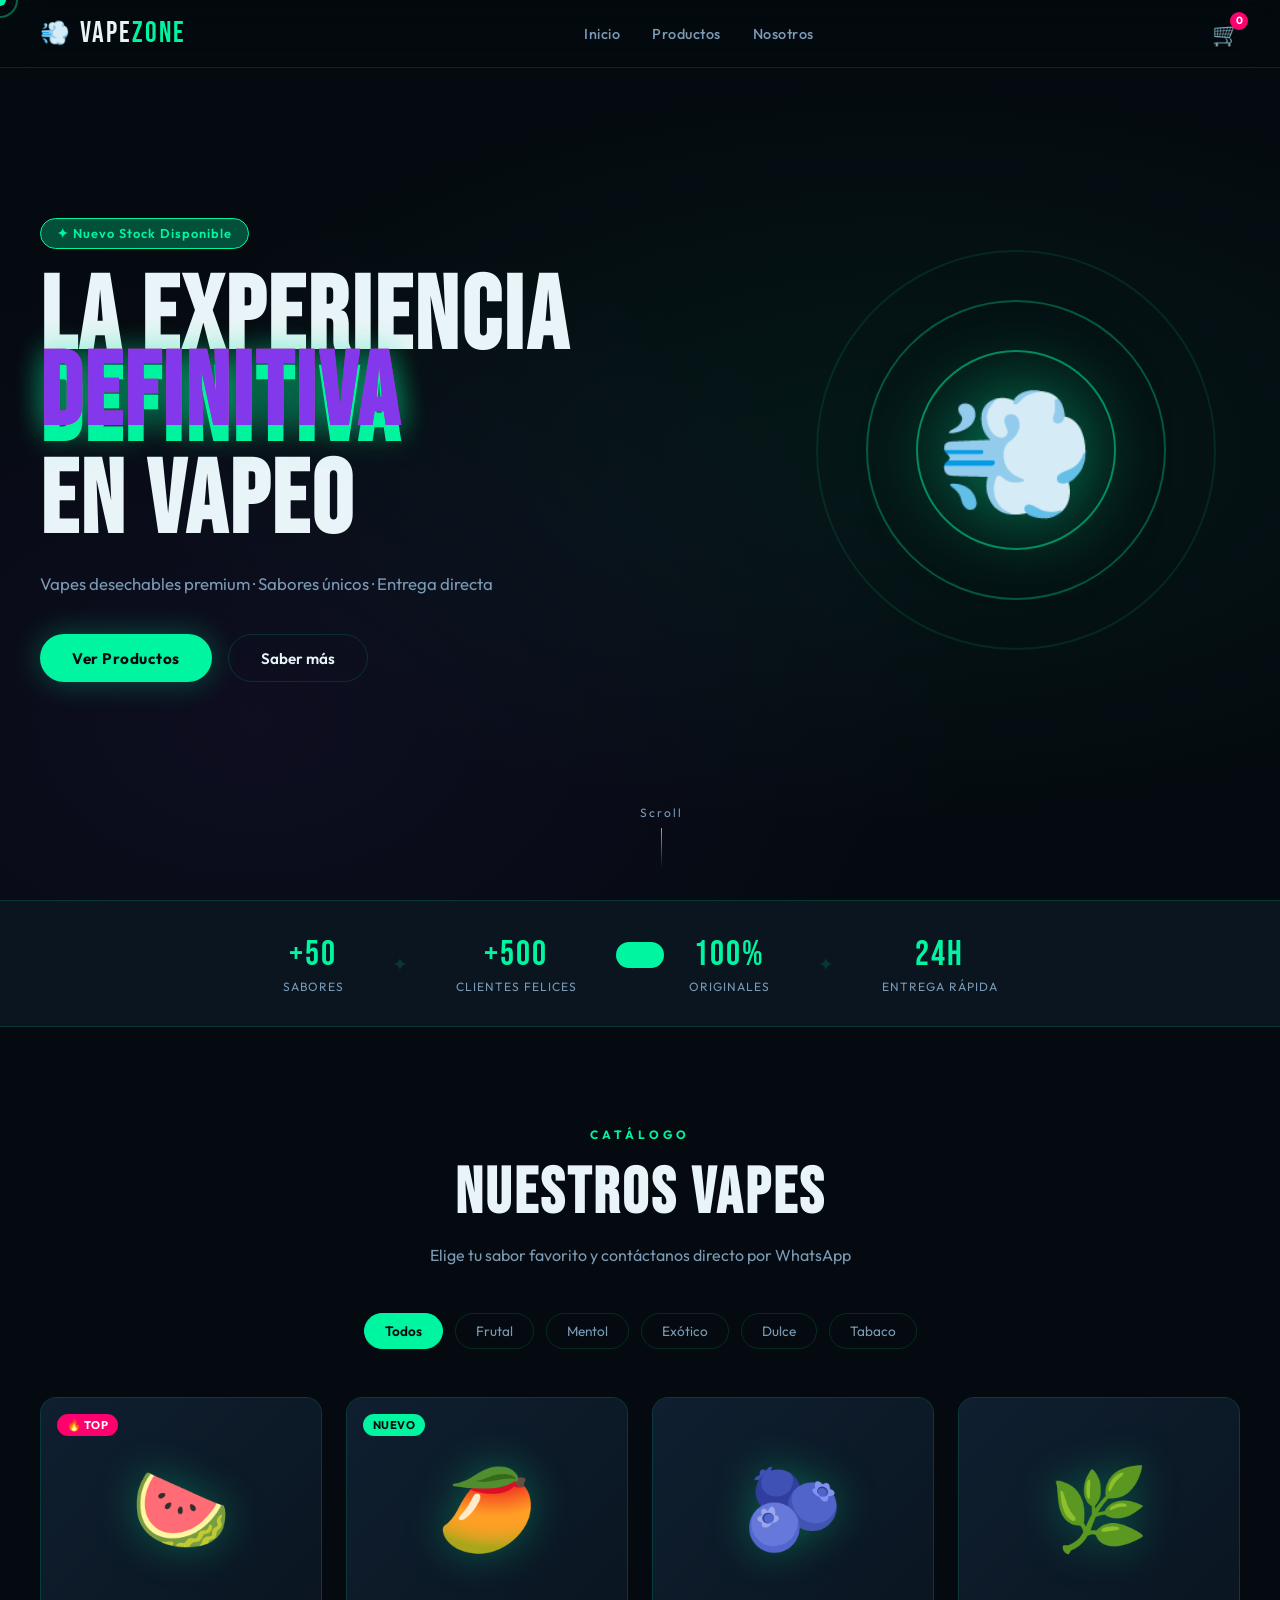
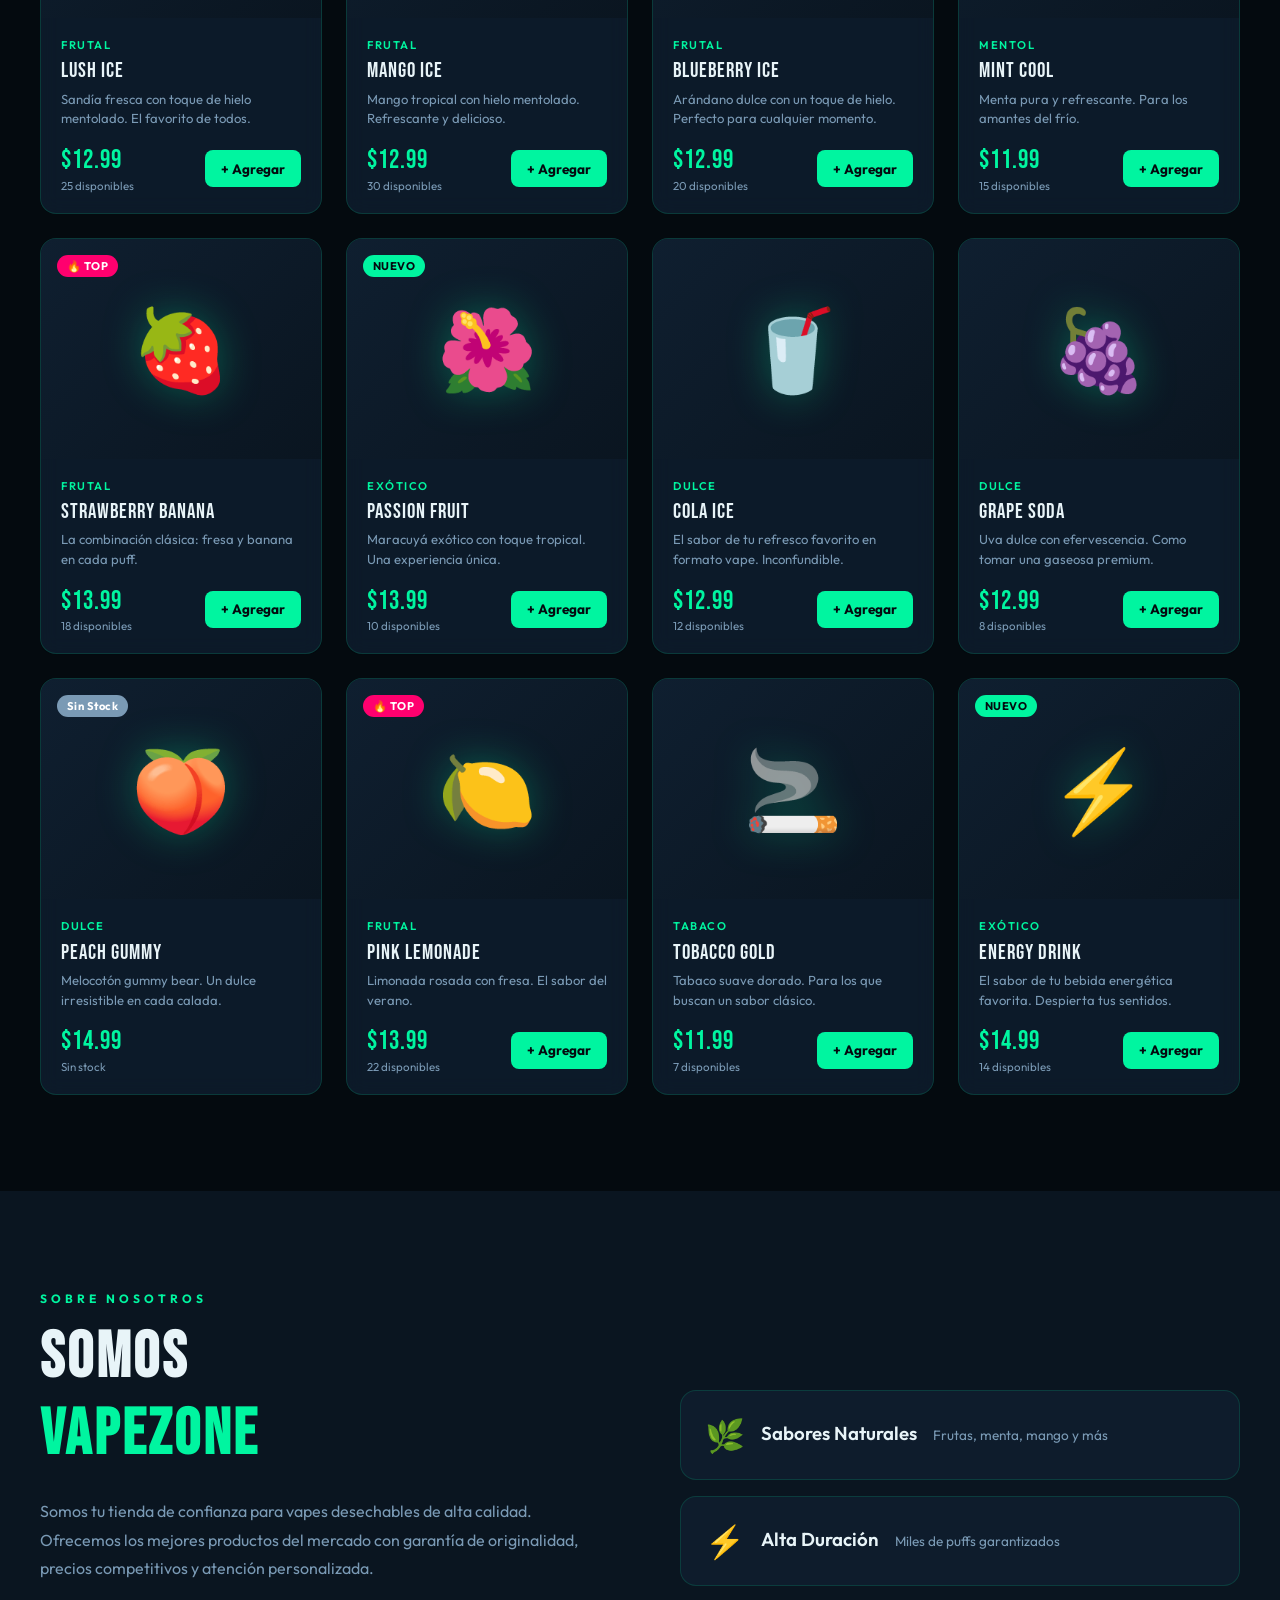
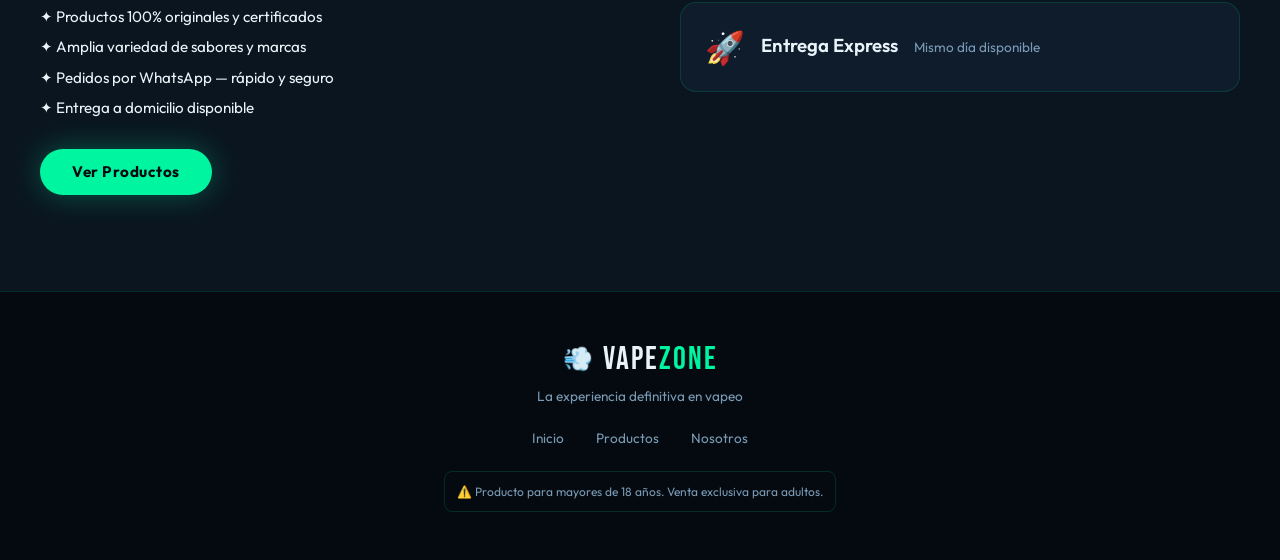
<file: index.html>
<!DOCTYPE html>
<html lang="es">
<head>
  <meta charset="UTF-8" />
  <meta name="viewport" content="width=device-width, initial-scale=1.0" />
  <title>VapeZone — Vapes Desechables Premium</title>
  <link rel="stylesheet" href="css/style.css" />
  <link rel="preconnect" href="https://fonts.googleapis.com" />
  <link href="https://fonts.googleapis.com/css2?family=Bebas+Neue&family=Outfit:wght@300;400;500;600;700&display=swap" rel="stylesheet" />
</head>
<body>

  <!-- CURSOR PERSONALIZADO -->
  <div class="cursor" id="cursor"></div>
  <div class="cursor-trail" id="cursorTrail"></div>

  <!-- PARTÍCULAS DE FONDO -->
  <div class="particles" id="particles"></div>

  <!-- NAVBAR -->
  <nav class="navbar" id="navbar">
    <div class="nav-logo">
      <span class="logo-icon">💨</span>
      <span class="logo-text">VAPE<span class="logo-accent">ZONE</span></span>
    </div>
    <div class="nav-links">
      <a href="#inicio">Inicio</a>
      <a href="#productos">Productos</a>
      <a href="#nosotros">Nosotros</a>
    </div>
    <div class="nav-cart" onclick="toggleCart()">
      <span class="cart-icon">🛒</span>
      <span class="cart-badge" id="cartBadge">0</span>
    </div>
  </nav>

  <!-- HERO -->
  <section class="hero" id="inicio">
    <div class="hero-content">
      <div class="hero-tag">✦ Nuevo Stock Disponible</div>
      <h1 class="hero-title">
        LA EXPERIENCIA<br/>
        <span class="glitch" data-text="DEFINITIVA">DEFINITIVA</span><br/>
        EN VAPEO
      </h1>
      <p class="hero-subtitle">Vapes desechables premium · Sabores únicos · Entrega directa</p>
      <div class="hero-buttons">
        <a href="#productos" class="btn-primary">Ver Productos</a>
        <a href="#nosotros" class="btn-secondary">Saber más</a>
      </div>
    </div>
    <div class="hero-visual">
      <div class="vapor-ring ring1"></div>
      <div class="vapor-ring ring2"></div>
      <div class="vapor-ring ring3"></div>
      <div class="hero-vape-emoji">💨</div>
    </div>
    <div class="scroll-indicator">
      <span>Scroll</span>
      <div class="scroll-line"></div>
    </div>
  </section>

  <!-- BANNER ESTADÍSTICAS -->
  <div class="stats-bar">
    <div class="stat">
      <span class="stat-num">+50</span>
      <span class="stat-label">Sabores</span>
    </div>
    <div class="stat-divider">✦</div>
    <div class="stat">
      <span class="stat-num">+500</span>
      <span class="stat-label">Clientes felices</span>
    </div>
    <div class="stat-divider">✦</div>
    <div class="stat">
      <span class="stat-num">100%</span>
      <span class="stat-label">Originales</span>
    </div>
    <div class="stat-divider">✦</div>
    <div class="stat">
      <span class="stat-num">24h</span>
      <span class="stat-label">Entrega rápida</span>
    </div>
  </div>

  <!-- PRODUCTOS -->
  <section class="products-section" id="productos">
    <div class="section-header">
      <span class="section-tag">CATÁLOGO</span>
      <h2 class="section-title">NUESTROS VAPES</h2>
      <p class="section-sub">Elige tu sabor favorito y contáctanos directo por WhatsApp</p>
    </div>

    <!-- FILTROS -->
    <div class="filters" id="filters">
      <button class="filter-btn active" data-filter="all">Todos</button>
    </div>

    <!-- GRID DE PRODUCTOS -->
    <div class="products-grid" id="productsGrid">
      <!-- Los productos se cargan desde products.js -->
    </div>
  </section>

  <!-- NOSOTROS -->
  <section class="about-section" id="nosotros">
    <div class="about-content">
      <span class="section-tag">SOBRE NOSOTROS</span>
      <h2 class="section-title">SOMOS<br/><span class="accent">VAPEZONE</span></h2>
      <p>Somos tu tienda de confianza para vapes desechables de alta calidad. Ofrecemos los mejores productos del mercado con garantía de originalidad, precios competitivos y atención personalizada.</p>
      <ul class="about-list">
        <li>✦ Productos 100% originales y certificados</li>
        <li>✦ Amplia variedad de sabores y marcas</li>
        <li>✦ Pedidos por WhatsApp — rápido y seguro</li>
        <li>✦ Entrega a domicilio disponible</li>
      </ul>
      <a href="#productos" class="btn-primary">Ver Productos</a>
    </div>
    <div class="about-visual">
      <div class="about-card">
        <span class="about-emoji">🌿</span>
        <h3>Sabores Naturales</h3>
        <p>Frutas, menta, mango y más</p>
      </div>
      <div class="about-card">
        <span class="about-emoji">⚡</span>
        <h3>Alta Duración</h3>
        <p>Miles de puffs garantizados</p>
      </div>
      <div class="about-card">
        <span class="about-emoji">🚀</span>
        <h3>Entrega Express</h3>
        <p>Mismo día disponible</p>
      </div>
    </div>
  </section>

  <!-- CARRITO LATERAL -->
  <div class="cart-overlay" id="cartOverlay" onclick="toggleCart()"></div>
  <div class="cart-sidebar" id="cartSidebar">
    <div class="cart-header">
      <h3>🛒 Tu Pedido</h3>
      <button class="cart-close" onclick="toggleCart()">✕</button>
    </div>
    <div class="cart-items" id="cartItems">
      <div class="cart-empty" id="cartEmpty">
        <span>💨</span>
        <p>Tu carrito está vacío</p>
      </div>
    </div>
    <div class="cart-footer" id="cartFooter" style="display:none">
      <div class="cart-total">
        <span>Total:</span>
        <span id="cartTotal">$0</span>
      </div>
      <button class="btn-whatsapp" onclick="sendToWhatsApp()">
        <svg viewBox="0 0 24 24" fill="currentColor" width="20" height="20">
          <path d="M17.472 14.382c-.297-.149-1.758-.867-2.03-.967-.273-.099-.471-.148-.67.15-.197.297-.767.966-.94 1.164-.173.199-.347.223-.644.075-.297-.15-1.255-.463-2.39-1.475-.883-.788-1.48-1.761-1.653-2.059-.173-.297-.018-.458.13-.606.134-.133.298-.347.446-.52.149-.174.198-.298.298-.497.099-.198.05-.371-.025-.52-.075-.149-.669-1.612-.916-2.207-.242-.579-.487-.5-.669-.51-.173-.008-.371-.01-.57-.01-.198 0-.52.074-.792.372-.272.297-1.04 1.016-1.04 2.479 0 1.462 1.065 2.875 1.213 3.074.149.198 2.096 3.2 5.077 4.487.709.306 1.262.489 1.694.625.712.227 1.36.195 1.871.118.571-.085 1.758-.719 2.006-1.413.248-.694.248-1.289.173-1.413-.074-.124-.272-.198-.57-.347z"/>
          <path d="M12 0C5.373 0 0 5.373 0 12c0 2.123.554 4.116 1.524 5.847L0 24l6.345-1.508A11.935 11.935 0 0012 24c6.627 0 12-5.373 12-12S18.627 0 12 0zm0 22c-1.886 0-3.653-.502-5.183-1.381L3 22l1.424-4.679A9.955 9.955 0 012 12C2 6.477 6.477 2 12 2s10 4.477 10 10-4.477 10-10 10z"/>
        </svg>
        Pedir por WhatsApp
      </button>
      <p class="cart-note">Te contactaremos para coordinar el pago y la entrega</p>
    </div>
  </div>

  <!-- MODAL DE PRODUCTO -->
  <div class="modal-overlay" id="modalOverlay" onclick="closeModal()"></div>
  <div class="product-modal" id="productModal">
    <button class="modal-close" onclick="closeModal()">✕</button>
    <div class="modal-content" id="modalContent"></div>
  </div>

  <!-- FOOTER -->
  <footer class="footer">
    <div class="footer-content">
      <div class="footer-logo">
        <span class="logo-icon">💨</span>
        <span class="logo-text">VAPE<span class="logo-accent">ZONE</span></span>
      </div>
      <p class="footer-tagline">La experiencia definitiva en vapeo</p>
      <div class="footer-links">
        <a href="#inicio">Inicio</a>
        <a href="#productos">Productos</a>
        <a href="#nosotros">Nosotros</a>
      </div>
      <p class="footer-disclaimer">⚠️ Producto para mayores de 18 años. Venta exclusiva para adultos.</p>
    </div>
  </footer>

  <!-- TOAST NOTIFICATION -->
  <div class="toast" id="toast"></div>

  <script src="js/products.js"></script>
  <script src="js/app.js"></script>
</body>
</html>
</file>
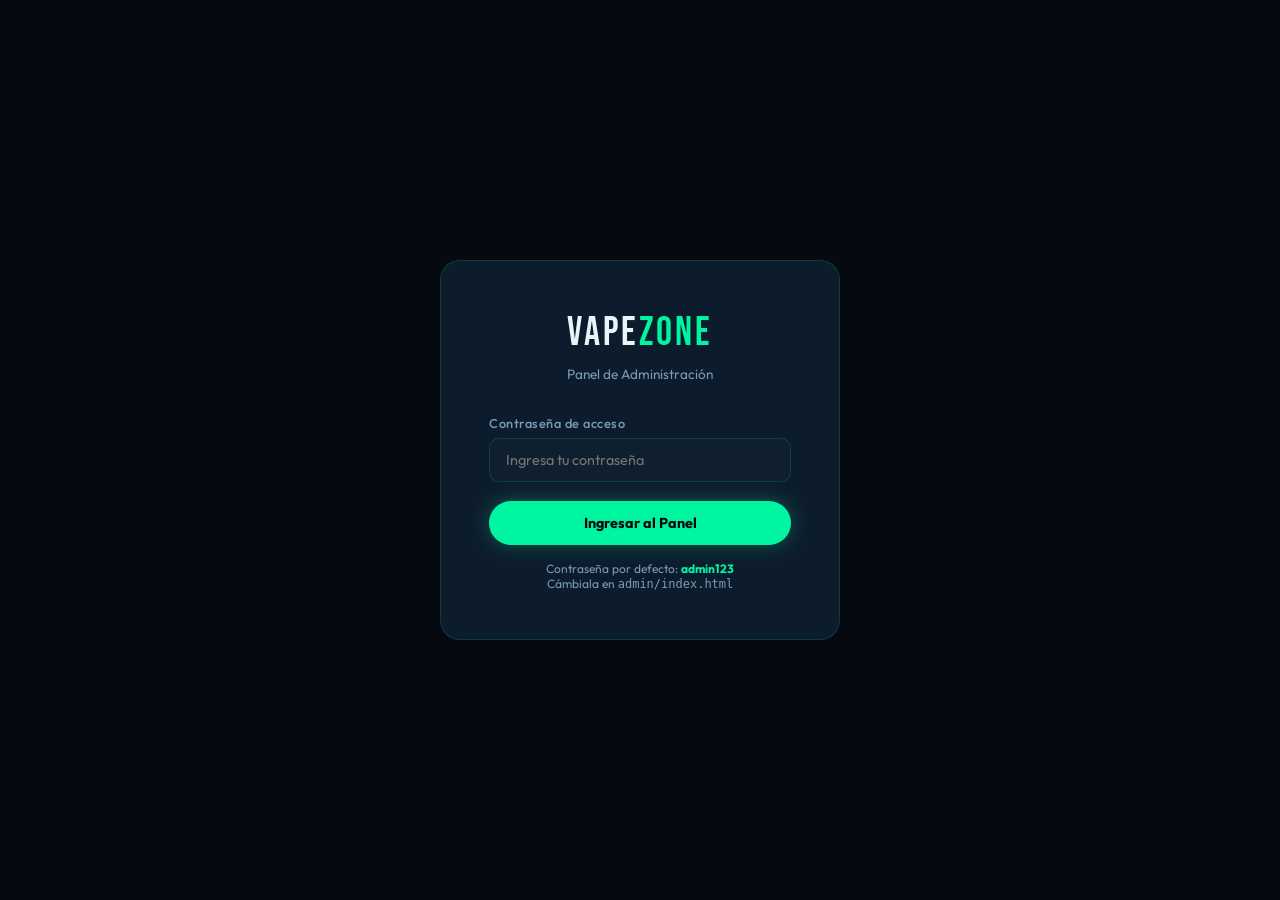
<file: admin/index.html>
<!DOCTYPE html>
<html lang="es">
<head>
  <meta charset="UTF-8" />
  <meta name="viewport" content="width=device-width, initial-scale=1.0" />
  <title>VapeZone — Panel Admin</title>
  <link rel="preconnect" href="https://fonts.googleapis.com" />
  <link href="https://fonts.googleapis.com/css2?family=Bebas+Neue&family=Outfit:wght@300;400;500;600;700&display=swap" rel="stylesheet" />
  <style>
    :root {
      --primary: #00f5a0;
      --primary-glow: rgba(0, 245, 160, 0.3);
      --accent: #ff006e;
      --dark: #040a0f;
      --dark2: #0a1520;
      --dark3: #0f1f30;
      --card-bg: rgba(15, 31, 48, 0.9);
      --text: #e8f4f8;
      --text-muted: #7a9ab5;
      --border: rgba(0, 245, 160, 0.15);
      --font-display: 'Bebas Neue', sans-serif;
      --font-body: 'Outfit', sans-serif;
    }

    *, *::before, *::after { box-sizing: border-box; margin: 0; padding: 0; }
    body {
      background: var(--dark);
      color: var(--text);
      font-family: var(--font-body);
      min-height: 100vh;
    }

    /* LOGIN */
    .login-screen {
      min-height: 100vh;
      display: flex;
      align-items: center;
      justify-content: center;
      padding: 2rem;
    }

    .login-card {
      background: var(--card-bg);
      border: 1px solid var(--border);
      border-radius: 20px;
      padding: 3rem;
      width: 100%;
      max-width: 400px;
      text-align: center;
    }

    .login-logo {
      font-family: var(--font-display);
      font-size: 2.5rem;
      letter-spacing: 3px;
      margin-bottom: 0.5rem;
    }

    .login-logo span { color: var(--primary); }

    .login-sub {
      color: var(--text-muted);
      font-size: 0.85rem;
      margin-bottom: 2rem;
    }

    .form-group { margin-bottom: 1.2rem; text-align: left; }

    label {
      display: block;
      font-size: 0.8rem;
      color: var(--text-muted);
      margin-bottom: 0.4rem;
      font-weight: 500;
      letter-spacing: 0.5px;
    }

    input[type="password"], input[type="text"], input[type="number"], textarea, select {
      width: 100%;
      background: var(--dark3);
      border: 1px solid var(--border);
      color: var(--text);
      padding: 0.75rem 1rem;
      border-radius: 10px;
      font-family: var(--font-body);
      font-size: 0.9rem;
      outline: none;
      transition: border-color 0.2s;
    }

    input:focus, textarea:focus, select:focus { border-color: var(--primary); }

    .btn {
      display: inline-flex;
      align-items: center;
      justify-content: center;
      gap: 0.5rem;
      padding: 0.8rem 1.5rem;
      border-radius: 100px;
      font-weight: 700;
      font-size: 0.9rem;
      cursor: pointer;
      border: none;
      font-family: var(--font-body);
      transition: all 0.2s;
    }

    .btn-primary {
      background: var(--primary);
      color: var(--dark);
      box-shadow: 0 0 20px var(--primary-glow);
    }
    .btn-primary:hover { background: #10ffb0; transform: translateY(-2px); }

    .btn-danger { background: var(--accent); color: white; }
    .btn-danger:hover { opacity: 0.85; }

    .btn-ghost {
      background: transparent;
      border: 1px solid var(--border);
      color: var(--text-muted);
    }
    .btn-ghost:hover { border-color: var(--primary); color: var(--primary); }

    .login-error {
      color: var(--accent);
      font-size: 0.82rem;
      margin-top: 0.5rem;
      display: none;
    }

    /* ADMIN PANEL */
    .admin-panel { display: none; }

    .admin-nav {
      background: var(--dark2);
      border-bottom: 1px solid var(--border);
      padding: 1rem 2rem;
      display: flex;
      align-items: center;
      justify-content: space-between;
      position: sticky;
      top: 0;
      z-index: 100;
    }

    .admin-logo {
      font-family: var(--font-display);
      font-size: 1.5rem;
      letter-spacing: 2px;
    }

    .admin-logo span { color: var(--primary); }

    .admin-nav-actions { display: flex; gap: 0.75rem; align-items: center; }

    .admin-content { padding: 2rem; max-width: 1200px; margin: 0 auto; }

    .admin-title {
      font-family: var(--font-display);
      font-size: 2rem;
      letter-spacing: 2px;
      margin-bottom: 0.5rem;
    }

    .admin-sub { color: var(--text-muted); font-size: 0.85rem; margin-bottom: 2rem; }

    /* STATS */
    .admin-stats {
      display: grid;
      grid-template-columns: repeat(auto-fit, minmax(160px, 1fr));
      gap: 1rem;
      margin-bottom: 2rem;
    }

    .stat-card {
      background: var(--card-bg);
      border: 1px solid var(--border);
      border-radius: 12px;
      padding: 1.2rem;
      text-align: center;
    }

    .stat-card-num {
      font-family: var(--font-display);
      font-size: 2rem;
      color: var(--primary);
    }

    .stat-card-label {
      font-size: 0.75rem;
      color: var(--text-muted);
      text-transform: uppercase;
      letter-spacing: 1px;
    }

    /* PRODUCT MANAGER */
    .section-header {
      display: flex;
      align-items: center;
      justify-content: space-between;
      margin-bottom: 1.5rem;
    }

    .section-title {
      font-family: var(--font-display);
      font-size: 1.5rem;
      letter-spacing: 1px;
    }

    /* TABLE */
    .products-table-wrap { overflow-x: auto; }

    table {
      width: 100%;
      border-collapse: collapse;
      background: var(--card-bg);
      border: 1px solid var(--border);
      border-radius: 12px;
      overflow: hidden;
    }

    th {
      background: var(--dark3);
      padding: 0.9rem 1rem;
      text-align: left;
      font-size: 0.75rem;
      color: var(--text-muted);
      letter-spacing: 1px;
      text-transform: uppercase;
      font-weight: 600;
    }

    td {
      padding: 0.85rem 1rem;
      border-top: 1px solid var(--border);
      font-size: 0.88rem;
    }

    tr:hover td { background: rgba(0, 245, 160, 0.03); }

    .badge-active {
      background: rgba(0, 245, 160, 0.15);
      color: var(--primary);
      padding: 0.2rem 0.6rem;
      border-radius: 100px;
      font-size: 0.72rem;
      font-weight: 600;
    }

    .badge-inactive {
      background: rgba(255, 0, 110, 0.15);
      color: var(--accent);
      padding: 0.2rem 0.6rem;
      border-radius: 100px;
      font-size: 0.72rem;
      font-weight: 600;
    }

    .badge-nostock {
      background: rgba(122, 154, 181, 0.15);
      color: var(--text-muted);
      padding: 0.2rem 0.6rem;
      border-radius: 100px;
      font-size: 0.72rem;
      font-weight: 600;
    }

    .table-actions { display: flex; gap: 0.5rem; }

    .icon-btn {
      background: var(--dark3);
      border: 1px solid var(--border);
      color: var(--text-muted);
      padding: 0.35rem 0.6rem;
      border-radius: 6px;
      cursor: pointer;
      font-size: 0.8rem;
      transition: all 0.2s;
      font-family: var(--font-body);
    }

    .icon-btn:hover { border-color: var(--primary); color: var(--primary); }
    .icon-btn.danger:hover { border-color: var(--accent); color: var(--accent); }

    /* MODAL EDICION */
    .modal-backdrop {
      position: fixed;
      inset: 0;
      background: rgba(0,0,0,0.85);
      z-index: 1000;
      display: none;
      align-items: center;
      justify-content: center;
      padding: 1rem;
      backdrop-filter: blur(8px);
    }

    .modal-backdrop.active { display: flex; }

    .edit-modal {
      background: var(--dark2);
      border: 1px solid var(--border);
      border-radius: 20px;
      padding: 2rem;
      width: 100%;
      max-width: 540px;
      max-height: 90vh;
      overflow-y: auto;
    }

    .edit-modal-title {
      font-family: var(--font-display);
      font-size: 1.8rem;
      letter-spacing: 2px;
      margin-bottom: 1.5rem;
    }

    .form-row {
      display: grid;
      grid-template-columns: 1fr 1fr;
      gap: 1rem;
    }

    .form-actions {
      display: flex;
      gap: 0.75rem;
      justify-content: flex-end;
      margin-top: 1.5rem;
      padding-top: 1.5rem;
      border-top: 1px solid var(--border);
    }

    textarea { min-height: 80px; resize: vertical; }

    .info-box {
      background: rgba(0, 245, 160, 0.05);
      border: 1px solid var(--border);
      border-radius: 12px;
      padding: 1.2rem;
      margin-bottom: 1.5rem;
      font-size: 0.85rem;
      color: var(--text-muted);
      line-height: 1.6;
    }

    .info-box strong { color: var(--primary); }

    /* CONFIG */
    .config-card {
      background: var(--card-bg);
      border: 1px solid var(--border);
      border-radius: 12px;
      padding: 1.5rem;
      margin-bottom: 1.5rem;
    }

    .config-title {
      font-weight: 600;
      margin-bottom: 1rem;
      font-size: 1rem;
    }

    @media (max-width: 600px) {
      .form-row { grid-template-columns: 1fr; }
      .admin-content { padding: 1rem; }
    }
  </style>
</head>
<body>

  <!-- LOGIN -->
  <div class="login-screen" id="loginScreen">
    <div class="login-card">
      <div class="login-logo">VAPE<span>ZONE</span></div>
      <p class="login-sub">Panel de Administración</p>
      <div class="form-group">
        <label>Contraseña de acceso</label>
        <input type="password" id="loginPassword" placeholder="Ingresa tu contraseña" onkeydown="if(event.key==='Enter') login()" />
        <p class="login-error" id="loginError">Contraseña incorrecta</p>
      </div>
      <button class="btn btn-primary" style="width:100%" onclick="login()">Ingresar al Panel</button>
      <p style="color:var(--text-muted);font-size:0.75rem;margin-top:1rem">
        Contraseña por defecto: <strong style="color:var(--primary)">admin123</strong><br/>
        Cámbiala en <code>admin/index.html</code>
      </p>
    </div>
  </div>

  <!-- ADMIN PANEL -->
  <div class="admin-panel" id="adminPanel">

    <!-- NAV -->
    <nav class="admin-nav">
      <div class="admin-logo">VAPE<span>ZONE</span> <small style="font-size:0.7rem;color:var(--text-muted);font-family:var(--font-body);letter-spacing:0">Admin</small></div>
      <div class="admin-nav-actions">
        <a href="../index.html" class="btn btn-ghost" target="_blank">🌐 Ver Tienda</a>
        <button class="btn btn-danger" onclick="logout()">Salir</button>
      </div>
    </nav>

    <!-- CONTENT -->
    <div class="admin-content">

      <div class="admin-title">PANEL DE CONTROL</div>
      <p class="admin-sub">Gestiona tu catálogo de productos fácilmente</p>

      <!-- STATS -->
      <div class="admin-stats" id="adminStats"></div>

      <!-- INFO BOX -->
      <div class="info-box">
        <strong>💡 ¿Cómo funciona?</strong><br/>
        Los cambios que hagas aquí se guardan en tu navegador.<br/>
        Para que los clientes vean los cambios, edita directamente el archivo <strong>js/products.js</strong> y sube los cambios a GitHub Pages.
        <br/><br/>
        El número de WhatsApp se configura en <strong>js/products.js</strong> → campo <strong>whatsappNumber</strong>.
      </div>

      <!-- PRODUCTS TABLE -->
      <div class="section-header">
        <div class="section-title">PRODUCTOS</div>
        <button class="btn btn-primary" onclick="openAddModal()">+ Nuevo Producto</button>
      </div>

      <div class="products-table-wrap">
        <table id="productsTable">
          <thead>
            <tr>
              <th>Emoji</th>
              <th>Nombre</th>
              <th>Categoría</th>
              <th>Precio</th>
              <th>Stock</th>
              <th>Estado</th>
              <th>Acciones</th>
            </tr>
          </thead>
          <tbody id="productsTableBody"></tbody>
        </table>
      </div>

      <!-- INSTRUCCIONES -->
      <div style="margin-top:2rem">
        <div class="section-title" style="font-size:1.2rem;margin-bottom:1rem">📋 CÓMO AGREGAR IMÁGENES</div>
        <div class="config-card">
          <p style="color:var(--text-muted);font-size:0.88rem;line-height:1.8">
            1. Guarda tus imágenes en la carpeta <code>images/</code> (ej: <code>images/mango.jpg</code>)<br/>
            2. En <code>js/products.js</code>, en el campo <code>image</code> del producto, escribe la ruta: <code>"images/mango.jpg"</code><br/>
            3. Sube los archivos a GitHub Pages con git push<br/>
            4. Tamaño recomendado: <strong>600×400px</strong> o similar, formato JPG/PNG/WEBP
          </p>
        </div>
      </div>

    </div>
  </div>

  <!-- MODAL EDICIÓN/CREACIÓN -->
  <div class="modal-backdrop" id="editModalBackdrop">
    <div class="edit-modal">
      <div class="edit-modal-title" id="editModalTitle">NUEVO PRODUCTO</div>
      <input type="hidden" id="editProductId" />

      <div class="form-row">
        <div class="form-group">
          <label>Nombre del producto *</label>
          <input type="text" id="editName" placeholder="Ej: MANGO ICE" />
        </div>
        <div class="form-group">
          <label>Categoría *</label>
          <input type="text" id="editCategory" placeholder="Ej: Frutal" list="categoryList" />
          <datalist id="categoryList"></datalist>
        </div>
      </div>

      <div class="form-group">
        <label>Descripción *</label>
        <textarea id="editDesc" placeholder="Describe el sabor y características del producto..."></textarea>
      </div>

      <div class="form-row">
        <div class="form-group">
          <label>Precio (USD) *</label>
          <input type="number" id="editPrice" placeholder="12.99" step="0.01" min="0" />
        </div>
        <div class="form-group">
          <label>Stock (unidades) *</label>
          <input type="number" id="editStock" placeholder="20" min="0" step="1" />
        </div>
      </div>

      <div class="form-row">
        <div class="form-group">
          <label>Emoji decorativo</label>
          <input type="text" id="editEmoji" placeholder="🥭" />
        </div>
        <div class="form-group">
          <label>Ruta de imagen (opcional)</label>
          <input type="text" id="editImage" placeholder="images/mango.jpg" />
        </div>
      </div>

      <div class="form-row">
        <div class="form-group">
          <label>Badge</label>
          <select id="editBadge">
            <option value="">Sin badge</option>
            <option value="new">Nuevo</option>
            <option value="hot">Hot 🔥</option>
          </select>
        </div>
        <div class="form-group">
          <label>Estado</label>
          <select id="editActive">
            <option value="true">Activo (visible)</option>
            <option value="false">Inactivo (oculto)</option>
          </select>
        </div>
      </div>

      <div class="form-group">
        <label>Características (una por línea, máx 4)</label>
        <textarea id="editDetails" placeholder="5000 puffs&#10;5% Nicotina&#10;Sin carga&#10;Listo para usar" style="min-height:70px"></textarea>
      </div>

      <div class="form-actions">
        <button class="btn btn-ghost" onclick="closeEditModal()">Cancelar</button>
        <button class="btn btn-primary" onclick="saveProduct()">Guardar Producto</button>
      </div>
    </div>
  </div>

  <script src="../js/products.js"></script>
  <script>
    // ─── CONTRASEÑA ADMIN ────────────────────────────────────
    // Cambia esto por una contraseña segura
    const ADMIN_PASSWORD = "admin123";

    let localProducts = JSON.parse(localStorage.getItem("vz_admin_products") || "null");
    let products = localProducts ? localProducts : JSON.parse(JSON.stringify(PRODUCTS));

    function login() {
      const pass = document.getElementById("loginPassword").value;
      if (pass === ADMIN_PASSWORD) {
        document.getElementById("loginScreen").style.display = "none";
        document.getElementById("adminPanel").style.display = "block";
        renderStats();
        renderTable();
      } else {
        document.getElementById("loginError").style.display = "block";
      }
    }

    function logout() {
      document.getElementById("loginScreen").style.display = "flex";
      document.getElementById("adminPanel").style.display = "none";
      document.getElementById("loginPassword").value = "";
    }

    // ─── STATS ───────────────────────────────────────────────
    function renderStats() {
      const total = products.length;
      const active = products.filter(p => p.active).length;
      const inStock = products.filter(p => p.active && p.stock > 0).length;
      const noStock = products.filter(p => p.stock === 0).length;

      document.getElementById("adminStats").innerHTML = `
        <div class="stat-card"><div class="stat-card-num">${total}</div><div class="stat-card-label">Total Productos</div></div>
        <div class="stat-card"><div class="stat-card-num">${active}</div><div class="stat-card-label">Activos</div></div>
        <div class="stat-card"><div class="stat-card-num">${inStock}</div><div class="stat-card-label">En Stock</div></div>
        <div class="stat-card"><div class="stat-card-num" style="color:var(--accent)">${noStock}</div><div class="stat-card-label">Sin Stock</div></div>
      `;
    }

    // ─── TABLA ───────────────────────────────────────────────
    function renderTable() {
      const tbody = document.getElementById("productsTableBody");
      tbody.innerHTML = "";

      products.forEach(p => {
        const tr = document.createElement("tr");

        let statusBadge = "";
        if (!p.active) statusBadge = `<span class="badge-inactive">Inactivo</span>`;
        else if (p.stock === 0) statusBadge = `<span class="badge-nostock">Sin Stock</span>`;
        else statusBadge = `<span class="badge-active">Activo</span>`;

        tr.innerHTML = `
          <td style="font-size:1.5rem">${p.emoji}</td>
          <td><strong>${p.name}</strong></td>
          <td>${p.category}</td>
          <td>$${p.price.toFixed(2)}</td>
          <td>${p.stock}</td>
          <td>${statusBadge}</td>
          <td>
            <div class="table-actions">
              <button class="icon-btn" onclick="openEditModal(${p.id})">✏️ Editar</button>
              <button class="icon-btn danger" onclick="deleteProduct(${p.id})">🗑️</button>
            </div>
          </td>
        `;
        tbody.appendChild(tr);
      });

      // Fill category datalist
      const cats = [...new Set(products.map(p => p.category))];
      document.getElementById("categoryList").innerHTML = cats.map(c => `<option value="${c}">`).join("");
    }

    // ─── MODAL ───────────────────────────────────────────────
    function openAddModal() {
      document.getElementById("editModalTitle").textContent = "NUEVO PRODUCTO";
      document.getElementById("editProductId").value = "";
      document.getElementById("editName").value = "";
      document.getElementById("editCategory").value = "";
      document.getElementById("editDesc").value = "";
      document.getElementById("editPrice").value = "";
      document.getElementById("editStock").value = "";
      document.getElementById("editEmoji").value = "💨";
      document.getElementById("editImage").value = "";
      document.getElementById("editBadge").value = "";
      document.getElementById("editActive").value = "true";
      document.getElementById("editDetails").value = "5000 puffs\n5% Nicotina\nSin carga\nListo para usar";
      document.getElementById("editModalBackdrop").classList.add("active");
    }

    function openEditModal(id) {
      const p = products.find(x => x.id === id);
      if (!p) return;

      document.getElementById("editModalTitle").textContent = "EDITAR PRODUCTO";
      document.getElementById("editProductId").value = p.id;
      document.getElementById("editName").value = p.name;
      document.getElementById("editCategory").value = p.category;
      document.getElementById("editDesc").value = p.desc;
      document.getElementById("editPrice").value = p.price;
      document.getElementById("editStock").value = p.stock;
      document.getElementById("editEmoji").value = p.emoji;
      document.getElementById("editImage").value = p.image || "";
      document.getElementById("editBadge").value = p.badge || "";
      document.getElementById("editActive").value = String(p.active);
      document.getElementById("editDetails").value = (p.details || []).join("\n");
      document.getElementById("editModalBackdrop").classList.add("active");
    }

    function closeEditModal() {
      document.getElementById("editModalBackdrop").classList.remove("active");
    }

    function saveProduct() {
      const id = document.getElementById("editProductId").value;
      const name = document.getElementById("editName").value.trim();
      const category = document.getElementById("editCategory").value.trim();
      const desc = document.getElementById("editDesc").value.trim();
      const price = parseFloat(document.getElementById("editPrice").value);
      const stock = parseInt(document.getElementById("editStock").value);
      const emoji = document.getElementById("editEmoji").value.trim() || "💨";
      const image = document.getElementById("editImage").value.trim();
      const badge = document.getElementById("editBadge").value;
      const active = document.getElementById("editActive").value === "true";
      const details = document.getElementById("editDetails").value
        .split("\n").map(d => d.trim()).filter(Boolean).slice(0, 4);

      if (!name || !category || !desc || isNaN(price) || isNaN(stock)) {
        alert("Por favor completa todos los campos obligatorios (*) correctamente.");
        return;
      }

      if (id) {
        // Editar
        const idx = products.findIndex(p => p.id === parseInt(id));
        if (idx !== -1) {
          products[idx] = { ...products[idx], name, category, desc, price, stock, emoji, image, badge, active, details };
        }
      } else {
        // Nuevo
        const newId = Math.max(0, ...products.map(p => p.id)) + 1;
        products.push({ id: newId, name, category, desc, price, stock, emoji, image, badge, active, details });
      }

      localStorage.setItem("vz_admin_products", JSON.stringify(products));
      closeEditModal();
      renderStats();
      renderTable();
    }

    function deleteProduct(id) {
      if (!confirm("¿Eliminar este producto?")) return;
      products = products.filter(p => p.id !== id);
      localStorage.setItem("vz_admin_products", JSON.stringify(products));
      renderStats();
      renderTable();
    }
  </script>
</body>
</html>
</file>
<file: css/style.css>
/* ========================================
   VAPEZONE — ESTILOS PRINCIPALES
   ======================================== */

:root {
  --primary: #00f5a0;
  --primary-glow: rgba(0, 245, 160, 0.3);
  --accent: #ff006e;
  --accent2: #8338ec;
  --dark: #040a0f;
  --dark2: #0a1520;
  --dark3: #0f1f30;
  --card-bg: rgba(15, 31, 48, 0.8);
  --text: #e8f4f8;
  --text-muted: #7a9ab5;
  --border: rgba(0, 245, 160, 0.15);
  --font-display: 'Bebas Neue', sans-serif;
  --font-body: 'Outfit', sans-serif;
  --radius: 16px;
  --radius-sm: 8px;
  --transition: all 0.3s cubic-bezier(0.4, 0, 0.2, 1);
}

/* RESET & BASE */
*, *::before, *::after { box-sizing: border-box; margin: 0; padding: 0; }

html { scroll-behavior: smooth; }

body {
  background: var(--dark);
  color: var(--text);
  font-family: var(--font-body);
  overflow-x: hidden;
  cursor: none;
}

/* ========================================
   CURSOR PERSONALIZADO
   ======================================== */

.cursor {
  position: fixed;
  width: 12px; height: 12px;
  background: var(--primary);
  border-radius: 50%;
  pointer-events: none;
  z-index: 10000;
  transform: translate(-50%, -50%);
  transition: width 0.2s, height 0.2s, background 0.2s;
  mix-blend-mode: screen;
}

.cursor-trail {
  position: fixed;
  width: 36px; height: 36px;
  border: 2px solid var(--primary);
  border-radius: 50%;
  pointer-events: none;
  z-index: 9999;
  transform: translate(-50%, -50%);
  opacity: 0.4;
  transition: all 0.15s ease;
}

body:hover .cursor { opacity: 1; }

/* ========================================
   PARTÍCULAS
   ======================================== */

.particles {
  position: fixed;
  inset: 0;
  pointer-events: none;
  z-index: 0;
  overflow: hidden;
}

.particle {
  position: absolute;
  width: 4px; height: 4px;
  background: var(--primary);
  border-radius: 50%;
  animation: floatParticle linear infinite;
  opacity: 0;
}

@keyframes floatParticle {
  0% { transform: translateY(100vh) scale(0); opacity: 0; }
  10% { opacity: 0.6; }
  90% { opacity: 0.2; }
  100% { transform: translateY(-100px) scale(1); opacity: 0; }
}

/* ========================================
   NAVBAR
   ======================================== */

.navbar {
  position: fixed;
  top: 0; left: 0; right: 0;
  z-index: 1000;
  display: flex;
  align-items: center;
  justify-content: space-between;
  padding: 1rem 2.5rem;
  background: rgba(4, 10, 15, 0.7);
  backdrop-filter: blur(20px);
  border-bottom: 1px solid var(--border);
  transition: var(--transition);
}

.navbar.scrolled {
  padding: 0.7rem 2.5rem;
  background: rgba(4, 10, 15, 0.95);
}

.nav-logo {
  display: flex;
  align-items: center;
  gap: 0.5rem;
  font-family: var(--font-display);
  font-size: 1.8rem;
  letter-spacing: 2px;
  text-decoration: none;
  color: var(--text);
}

.logo-icon { font-size: 1.5rem; }
.logo-accent { color: var(--primary); }

.nav-links {
  display: flex;
  gap: 2rem;
}

.nav-links a {
  color: var(--text-muted);
  text-decoration: none;
  font-weight: 500;
  font-size: 0.9rem;
  letter-spacing: 0.5px;
  transition: var(--transition);
  position: relative;
}

.nav-links a::after {
  content: '';
  position: absolute;
  bottom: -4px; left: 0; right: 0;
  height: 2px;
  background: var(--primary);
  transform: scaleX(0);
  transition: transform 0.3s ease;
}

.nav-links a:hover { color: var(--primary); }
.nav-links a:hover::after { transform: scaleX(1); }

.nav-cart {
  position: relative;
  cursor: pointer;
  font-size: 1.4rem;
  transition: transform 0.2s;
}

.nav-cart:hover { transform: scale(1.1); }

.cart-badge {
  position: absolute;
  top: -8px; right: -8px;
  background: var(--accent);
  color: white;
  font-size: 0.65rem;
  font-weight: 700;
  width: 18px; height: 18px;
  border-radius: 50%;
  display: flex;
  align-items: center;
  justify-content: center;
  font-family: var(--font-body);
}

/* ========================================
   HERO
   ======================================== */

.hero {
  position: relative;
  min-height: 100vh;
  display: flex;
  align-items: center;
  padding: 0 2.5rem;
  overflow: hidden;
  background: radial-gradient(ellipse at 70% 50%, rgba(0, 245, 160, 0.06) 0%, transparent 60%),
              radial-gradient(ellipse at 20% 80%, rgba(131, 56, 236, 0.08) 0%, transparent 50%),
              var(--dark);
}

.hero-content {
  position: relative;
  z-index: 2;
  max-width: 650px;
}

.hero-tag {
  display: inline-block;
  background: var(--primary-glow);
  border: 1px solid var(--primary);
  color: var(--primary);
  padding: 0.4rem 1rem;
  border-radius: 100px;
  font-size: 0.8rem;
  font-weight: 600;
  letter-spacing: 1px;
  margin-bottom: 1.5rem;
  animation: fadeSlideUp 0.8s ease both;
}

.hero-title {
  font-family: var(--font-display);
  font-size: clamp(3.5rem, 8vw, 7rem);
  line-height: 0.9;
  letter-spacing: 3px;
  margin-bottom: 1.5rem;
  animation: fadeSlideUp 0.8s ease 0.2s both;
}

/* GLITCH EFFECT */
.glitch {
  position: relative;
  color: var(--primary);
  text-shadow: 0 0 30px var(--primary-glow);
}

.glitch::before, .glitch::after {
  content: attr(data-text);
  position: absolute;
  top: 0; left: 0;
  width: 100%;
}

.glitch::before {
  color: var(--accent);
  animation: glitch1 3s infinite;
}

.glitch::after {
  color: var(--accent2);
  animation: glitch2 3s infinite;
}

@keyframes glitch1 {
  0%, 90%, 100% { clip-path: none; transform: none; opacity: 0; }
  91% { clip-path: polygon(0 20%, 100% 20%, 100% 30%, 0 30%); transform: translateX(-4px); opacity: 0.8; }
  93% { clip-path: polygon(0 60%, 100% 60%, 100% 70%, 0 70%); transform: translateX(4px); opacity: 0.8; }
  95% { clip-path: none; opacity: 0; }
}

@keyframes glitch2 {
  0%, 92%, 100% { clip-path: none; transform: none; opacity: 0; }
  93% { clip-path: polygon(0 40%, 100% 40%, 100% 50%, 0 50%); transform: translateX(4px); opacity: 0.6; }
  96% { clip-path: none; opacity: 0; }
}

.hero-subtitle {
  color: var(--text-muted);
  font-size: 1.05rem;
  margin-bottom: 2.5rem;
  animation: fadeSlideUp 0.8s ease 0.4s both;
}

.hero-buttons {
  display: flex;
  gap: 1rem;
  flex-wrap: wrap;
  animation: fadeSlideUp 0.8s ease 0.6s both;
}

.btn-primary {
  display: inline-flex;
  align-items: center;
  gap: 0.5rem;
  background: var(--primary);
  color: var(--dark);
  padding: 0.85rem 2rem;
  border-radius: 100px;
  font-weight: 700;
  font-size: 0.95rem;
  text-decoration: none;
  transition: var(--transition);
  border: none;
  cursor: pointer;
  letter-spacing: 0.5px;
  box-shadow: 0 0 30px var(--primary-glow);
}

.btn-primary:hover {
  transform: translateY(-3px);
  box-shadow: 0 8px 40px var(--primary-glow);
  background: #10ffb0;
}

.btn-secondary {
  display: inline-flex;
  align-items: center;
  gap: 0.5rem;
  background: transparent;
  color: var(--text);
  padding: 0.85rem 2rem;
  border-radius: 100px;
  font-weight: 600;
  font-size: 0.95rem;
  text-decoration: none;
  border: 1px solid var(--border);
  transition: var(--transition);
  cursor: pointer;
}

.btn-secondary:hover {
  border-color: var(--primary);
  color: var(--primary);
  transform: translateY(-3px);
}

/* HERO VISUAL */
.hero-visual {
  position: absolute;
  right: 5%;
  top: 50%;
  transform: translateY(-50%);
  width: 400px;
  height: 400px;
  display: flex;
  align-items: center;
  justify-content: center;
}

.hero-vape-emoji {
  font-size: 8rem;
  z-index: 2;
  animation: float 4s ease-in-out infinite;
  filter: drop-shadow(0 0 40px rgba(0, 245, 160, 0.5));
}

.vapor-ring {
  position: absolute;
  border-radius: 50%;
  border: 2px solid var(--primary);
  animation: expandRing 3s ease-out infinite;
}

.ring1 { width: 200px; height: 200px; animation-delay: 0s; opacity: 0.5; }
.ring2 { width: 300px; height: 300px; animation-delay: 1s; opacity: 0.3; }
.ring3 { width: 400px; height: 400px; animation-delay: 2s; opacity: 0.1; }

@keyframes expandRing {
  0% { transform: scale(0.8); opacity: 0.5; }
  100% { transform: scale(1.2); opacity: 0; }
}

@keyframes float {
  0%, 100% { transform: translateY(0); }
  50% { transform: translateY(-20px); }
}

.scroll-indicator {
  position: absolute;
  bottom: 2rem;
  left: 50%;
  transform: translateX(-50%);
  display: flex;
  flex-direction: column;
  align-items: center;
  gap: 0.5rem;
  color: var(--text-muted);
  font-size: 0.75rem;
  letter-spacing: 2px;
  animation: fadeSlideUp 1s ease 1s both;
}

.scroll-line {
  width: 1px;
  height: 40px;
  background: linear-gradient(to bottom, var(--primary), transparent);
  animation: scrollPulse 2s ease-in-out infinite;
}

@keyframes scrollPulse {
  0%, 100% { opacity: 1; }
  50% { opacity: 0.3; }
}

/* ========================================
   STATS BAR
   ======================================== */

.stats-bar {
  position: relative;
  z-index: 1;
  display: flex;
  align-items: center;
  justify-content: center;
  gap: 3rem;
  padding: 2rem;
  background: var(--dark2);
  border-top: 1px solid var(--border);
  border-bottom: 1px solid var(--border);
  flex-wrap: wrap;
}

.stat {
  display: flex;
  flex-direction: column;
  align-items: center;
  gap: 0.2rem;
}

.stat-num {
  font-family: var(--font-display);
  font-size: 2.2rem;
  color: var(--primary);
  letter-spacing: 2px;
}

.stat-label {
  font-size: 0.75rem;
  color: var(--text-muted);
  text-transform: uppercase;
  letter-spacing: 1px;
}

.stat-divider {
  color: var(--border);
  font-size: 1.2rem;
}

/* ========================================
   PRODUCTOS
   ======================================== */

.products-section {
  position: relative;
  z-index: 1;
  padding: 6rem 2.5rem;
}

.section-header {
  text-align: center;
  margin-bottom: 3rem;
}

.section-tag {
  display: inline-block;
  color: var(--primary);
  font-size: 0.75rem;
  font-weight: 700;
  letter-spacing: 4px;
  margin-bottom: 0.8rem;
}

.section-title {
  font-family: var(--font-display);
  font-size: clamp(2.5rem, 5vw, 4rem);
  letter-spacing: 3px;
  margin-bottom: 0.8rem;
}

.section-sub {
  color: var(--text-muted);
  font-size: 1rem;
}

/* FILTROS */
.filters {
  display: flex;
  gap: 0.75rem;
  justify-content: center;
  flex-wrap: wrap;
  margin-bottom: 3rem;
}

.filter-btn {
  background: transparent;
  border: 1px solid var(--border);
  color: var(--text-muted);
  padding: 0.5rem 1.25rem;
  border-radius: 100px;
  font-family: var(--font-body);
  font-size: 0.85rem;
  cursor: pointer;
  transition: var(--transition);
}

.filter-btn:hover, .filter-btn.active {
  background: var(--primary);
  border-color: var(--primary);
  color: var(--dark);
  font-weight: 600;
}

/* GRID */
.products-grid {
  display: grid;
  grid-template-columns: repeat(auto-fill, minmax(280px, 1fr));
  gap: 1.5rem;
  max-width: 1400px;
  margin: 0 auto;
}

/* PRODUCT CARD */
.product-card {
  background: var(--card-bg);
  border: 1px solid var(--border);
  border-radius: var(--radius);
  overflow: hidden;
  transition: var(--transition);
  cursor: pointer;
  position: relative;
  backdrop-filter: blur(10px);
}

.product-card:hover {
  transform: translateY(-8px);
  border-color: var(--primary);
  box-shadow: 0 20px 60px rgba(0, 245, 160, 0.15);
}

.product-card.out-of-stock {
  opacity: 0.5;
  pointer-events: none;
}

.product-badge {
  position: absolute;
  top: 1rem; left: 1rem;
  background: var(--accent);
  color: white;
  font-size: 0.7rem;
  font-weight: 700;
  padding: 0.25rem 0.6rem;
  border-radius: 100px;
  letter-spacing: 0.5px;
  z-index: 1;
}

.product-badge.new { background: var(--primary); color: var(--dark); }
.product-badge.hot { background: var(--accent); }
.product-badge.out { background: var(--text-muted); }

.product-image {
  height: 220px;
  display: flex;
  align-items: center;
  justify-content: center;
  font-size: 6rem;
  background: linear-gradient(135deg, var(--dark3), var(--dark2));
  position: relative;
  overflow: hidden;
  transition: var(--transition);
}

.product-image img {
  width: 100%;
  height: 100%;
  object-fit: cover;
  transition: transform 0.4s ease;
}

.product-image .emoji-placeholder {
  font-size: 5rem;
  filter: drop-shadow(0 0 20px rgba(0,245,160,0.3));
}

.product-card:hover .product-image img { transform: scale(1.08); }

.product-glow {
  position: absolute;
  inset: 0;
  background: radial-gradient(ellipse at center, var(--primary-glow), transparent 70%);
  opacity: 0;
  transition: opacity 0.3s;
}

.product-card:hover .product-glow { opacity: 1; }

.product-info {
  padding: 1.25rem;
}

.product-category {
  font-size: 0.7rem;
  color: var(--primary);
  font-weight: 600;
  letter-spacing: 1.5px;
  text-transform: uppercase;
  margin-bottom: 0.4rem;
}

.product-name {
  font-family: var(--font-display);
  font-size: 1.3rem;
  letter-spacing: 1px;
  margin-bottom: 0.4rem;
}

.product-desc {
  color: var(--text-muted);
  font-size: 0.82rem;
  line-height: 1.5;
  margin-bottom: 1rem;
  display: -webkit-box;
  -webkit-line-clamp: 2;
  -webkit-box-orient: vertical;
  overflow: hidden;
}

.product-footer {
  display: flex;
  align-items: center;
  justify-content: space-between;
  gap: 1rem;
}

.product-price {
  font-family: var(--font-display);
  font-size: 1.6rem;
  color: var(--primary);
  letter-spacing: 1px;
}

.product-stock {
  font-size: 0.72rem;
  color: var(--text-muted);
  margin-top: 0.1rem;
}

.add-cart-btn {
  background: var(--primary);
  color: var(--dark);
  border: none;
  padding: 0.6rem 1rem;
  border-radius: var(--radius-sm);
  font-weight: 700;
  font-size: 0.85rem;
  cursor: pointer;
  transition: var(--transition);
  font-family: var(--font-body);
  white-space: nowrap;
}

.add-cart-btn:hover {
  background: #10ffb0;
  transform: scale(1.05);
}

/* ========================================
   NOSOTROS
   ======================================== */

.about-section {
  position: relative;
  z-index: 1;
  padding: 6rem 2.5rem;
  background: var(--dark2);
  display: grid;
  grid-template-columns: 1fr 1fr;
  gap: 5rem;
  align-items: center;
}

.about-content .section-title { text-align: left; }

.accent { color: var(--primary); }

.about-content p {
  color: var(--text-muted);
  line-height: 1.8;
  margin: 1.5rem 0;
}

.about-list {
  list-style: none;
  display: flex;
  flex-direction: column;
  gap: 0.7rem;
  margin-bottom: 2rem;
}

.about-list li {
  color: var(--text);
  font-size: 0.95rem;
}

.about-visual {
  display: flex;
  flex-direction: column;
  gap: 1rem;
}

.about-card {
  background: var(--card-bg);
  border: 1px solid var(--border);
  border-radius: var(--radius);
  padding: 1.5rem;
  display: flex;
  align-items: center;
  gap: 1rem;
  transition: var(--transition);
}

.about-card:hover {
  border-color: var(--primary);
  transform: translateX(8px);
}

.about-emoji { font-size: 2rem; }

.about-card h3 {
  font-weight: 600;
  margin-bottom: 0.2rem;
}

.about-card p { color: var(--text-muted); font-size: 0.85rem; }

/* ========================================
   CARRITO LATERAL
   ======================================== */

.cart-overlay {
  position: fixed;
  inset: 0;
  background: rgba(0,0,0,0.7);
  z-index: 1100;
  opacity: 0;
  pointer-events: none;
  transition: opacity 0.3s;
  backdrop-filter: blur(4px);
}

.cart-overlay.active { opacity: 1; pointer-events: all; }

.cart-sidebar {
  position: fixed;
  top: 0; right: 0;
  width: 380px;
  max-width: 100vw;
  height: 100vh;
  background: var(--dark2);
  border-left: 1px solid var(--border);
  z-index: 1200;
  transform: translateX(100%);
  transition: transform 0.4s cubic-bezier(0.4, 0, 0.2, 1);
  display: flex;
  flex-direction: column;
}

.cart-sidebar.active { transform: translateX(0); }

.cart-header {
  display: flex;
  align-items: center;
  justify-content: space-between;
  padding: 1.5rem;
  border-bottom: 1px solid var(--border);
}

.cart-header h3 {
  font-size: 1.1rem;
  font-weight: 600;
}

.cart-close {
  background: none;
  border: none;
  color: var(--text-muted);
  font-size: 1.2rem;
  cursor: pointer;
  transition: color 0.2s;
}

.cart-close:hover { color: var(--accent); }

.cart-items {
  flex: 1;
  overflow-y: auto;
  padding: 1rem;
  display: flex;
  flex-direction: column;
  gap: 0.75rem;
}

.cart-empty {
  display: flex;
  flex-direction: column;
  align-items: center;
  justify-content: center;
  height: 100%;
  gap: 1rem;
  color: var(--text-muted);
}

.cart-empty span { font-size: 3rem; }
.cart-empty p { font-size: 0.9rem; }

.cart-item {
  background: var(--card-bg);
  border: 1px solid var(--border);
  border-radius: var(--radius-sm);
  padding: 0.8rem;
  display: flex;
  align-items: center;
  gap: 0.8rem;
}

.cart-item-emoji { font-size: 2rem; }

.cart-item-info { flex: 1; }

.cart-item-name {
  font-weight: 600;
  font-size: 0.9rem;
  margin-bottom: 0.2rem;
}

.cart-item-price {
  color: var(--primary);
  font-weight: 600;
  font-size: 0.9rem;
}

.cart-item-controls {
  display: flex;
  align-items: center;
  gap: 0.5rem;
}

.qty-btn {
  background: var(--dark3);
  border: 1px solid var(--border);
  color: var(--text);
  width: 26px; height: 26px;
  border-radius: 6px;
  cursor: pointer;
  font-size: 0.85rem;
  display: flex;
  align-items: center;
  justify-content: center;
  transition: var(--transition);
}

.qty-btn:hover { background: var(--primary); color: var(--dark); border-color: var(--primary); }

.qty-display {
  font-weight: 600;
  min-width: 24px;
  text-align: center;
  font-size: 0.9rem;
}

.cart-item-remove {
  background: none;
  border: none;
  color: var(--text-muted);
  cursor: pointer;
  font-size: 1rem;
  padding: 0.25rem;
  transition: color 0.2s;
}

.cart-item-remove:hover { color: var(--accent); }

.cart-footer {
  padding: 1.5rem;
  border-top: 1px solid var(--border);
}

.cart-total {
  display: flex;
  justify-content: space-between;
  font-weight: 700;
  font-size: 1.1rem;
  margin-bottom: 1rem;
}

#cartTotal { color: var(--primary); }

.btn-whatsapp {
  width: 100%;
  background: #25D366;
  color: white;
  border: none;
  padding: 0.9rem;
  border-radius: var(--radius);
  font-weight: 700;
  font-size: 1rem;
  cursor: pointer;
  display: flex;
  align-items: center;
  justify-content: center;
  gap: 0.6rem;
  transition: var(--transition);
  font-family: var(--font-body);
  margin-bottom: 0.8rem;
  box-shadow: 0 4px 20px rgba(37, 211, 102, 0.3);
}

.btn-whatsapp:hover {
  background: #1db954;
  transform: translateY(-2px);
  box-shadow: 0 8px 30px rgba(37, 211, 102, 0.4);
}

.cart-note {
  text-align: center;
  color: var(--text-muted);
  font-size: 0.75rem;
  line-height: 1.4;
}

/* ========================================
   MODAL DE PRODUCTO
   ======================================== */

.modal-overlay {
  position: fixed;
  inset: 0;
  background: rgba(0,0,0,0.85);
  z-index: 1300;
  opacity: 0;
  pointer-events: none;
  transition: opacity 0.3s;
  backdrop-filter: blur(8px);
}

.modal-overlay.active { opacity: 1; pointer-events: all; }

.product-modal {
  position: fixed;
  top: 50%; left: 50%;
  transform: translate(-50%, -50%) scale(0.9);
  background: var(--dark2);
  border: 1px solid var(--border);
  border-radius: var(--radius);
  z-index: 1400;
  width: 90%;
  max-width: 500px;
  max-height: 90vh;
  overflow-y: auto;
  opacity: 0;
  pointer-events: none;
  transition: all 0.3s cubic-bezier(0.4, 0, 0.2, 1);
}

.product-modal.active {
  transform: translate(-50%, -50%) scale(1);
  opacity: 1;
  pointer-events: all;
}

.modal-close {
  position: absolute;
  top: 1rem; right: 1rem;
  background: var(--dark3);
  border: 1px solid var(--border);
  color: var(--text);
  width: 32px; height: 32px;
  border-radius: 50%;
  cursor: pointer;
  font-size: 0.9rem;
  display: flex;
  align-items: center;
  justify-content: center;
  transition: var(--transition);
  z-index: 1;
}

.modal-close:hover { background: var(--accent); border-color: var(--accent); }

.modal-image {
  height: 260px;
  display: flex;
  align-items: center;
  justify-content: center;
  background: linear-gradient(135deg, var(--dark3), var(--dark));
  font-size: 7rem;
  overflow: hidden;
}

.modal-image img {
  width: 100%;
  height: 100%;
  object-fit: cover;
}

.modal-body { padding: 1.5rem; }

.modal-category {
  font-size: 0.72rem;
  color: var(--primary);
  font-weight: 600;
  letter-spacing: 1.5px;
  text-transform: uppercase;
  margin-bottom: 0.5rem;
}

.modal-name {
  font-family: var(--font-display);
  font-size: 2rem;
  letter-spacing: 2px;
  margin-bottom: 0.8rem;
}

.modal-desc {
  color: var(--text-muted);
  font-size: 0.9rem;
  line-height: 1.7;
  margin-bottom: 1.2rem;
}

.modal-details {
  display: flex;
  gap: 0.6rem;
  flex-wrap: wrap;
  margin-bottom: 1.5rem;
}

.detail-tag {
  background: var(--dark3);
  border: 1px solid var(--border);
  color: var(--text-muted);
  padding: 0.3rem 0.8rem;
  border-radius: 100px;
  font-size: 0.78rem;
}

.modal-price-row {
  display: flex;
  align-items: center;
  justify-content: space-between;
  margin-bottom: 1rem;
}

.modal-price {
  font-family: var(--font-display);
  font-size: 2.5rem;
  color: var(--primary);
}

.modal-stock {
  font-size: 0.8rem;
  color: var(--text-muted);
}

.modal-qty {
  display: flex;
  align-items: center;
  gap: 1rem;
  margin-bottom: 1.2rem;
}

.modal-qty-btn {
  background: var(--dark3);
  border: 1px solid var(--border);
  color: var(--text);
  width: 36px; height: 36px;
  border-radius: 8px;
  cursor: pointer;
  font-size: 1.1rem;
  display: flex;
  align-items: center;
  justify-content: center;
  transition: var(--transition);
  font-family: var(--font-body);
}

.modal-qty-btn:hover { background: var(--primary); color: var(--dark); border-color: var(--primary); }

.modal-qty-num {
  font-family: var(--font-display);
  font-size: 1.5rem;
  min-width: 40px;
  text-align: center;
}

/* ========================================
   FOOTER
   ======================================== */

.footer {
  position: relative;
  z-index: 1;
  background: var(--dark);
  border-top: 1px solid var(--border);
  padding: 3rem 2.5rem;
}

.footer-content {
  max-width: 800px;
  margin: 0 auto;
  text-align: center;
}

.footer-logo {
  display: flex;
  align-items: center;
  justify-content: center;
  gap: 0.5rem;
  font-family: var(--font-display);
  font-size: 2rem;
  letter-spacing: 2px;
  margin-bottom: 0.5rem;
}

.footer-tagline {
  color: var(--text-muted);
  font-size: 0.85rem;
  margin-bottom: 1.5rem;
}

.footer-links {
  display: flex;
  gap: 2rem;
  justify-content: center;
  margin-bottom: 1.5rem;
}

.footer-links a {
  color: var(--text-muted);
  text-decoration: none;
  font-size: 0.85rem;
  transition: color 0.2s;
}

.footer-links a:hover { color: var(--primary); }

.footer-disclaimer {
  color: var(--text-muted);
  font-size: 0.75rem;
  padding: 0.75rem;
  border: 1px solid var(--border);
  border-radius: var(--radius-sm);
  display: inline-block;
}

/* ========================================
   TOAST
   ======================================== */

.toast {
  position: fixed;
  bottom: 2rem; left: 50%;
  transform: translateX(-50%) translateY(100px);
  background: var(--primary);
  color: var(--dark);
  padding: 0.8rem 1.5rem;
  border-radius: 100px;
  font-weight: 700;
  font-size: 0.9rem;
  z-index: 9999;
  transition: transform 0.4s cubic-bezier(0.4, 0, 0.2, 1);
  pointer-events: none;
  white-space: nowrap;
}

.toast.show { transform: translateX(-50%) translateY(0); }

/* ========================================
   ANIMATIONS
   ======================================== */

@keyframes fadeSlideUp {
  from { opacity: 0; transform: translateY(30px); }
  to { opacity: 1; transform: translateY(0); }
}

/* ========================================
   ADMIN LINK
   ======================================== */

.admin-fab {
  position: fixed;
  bottom: 2rem; right: 2rem;
  width: 48px; height: 48px;
  background: var(--dark3);
  border: 1px solid var(--border);
  border-radius: 50%;
  display: flex;
  align-items: center;
  justify-content: center;
  font-size: 1.2rem;
  cursor: pointer;
  z-index: 500;
  text-decoration: none;
  transition: var(--transition);
  opacity: 0.5;
}

.admin-fab:hover {
  opacity: 1;
  border-color: var(--primary);
  box-shadow: 0 0 20px var(--primary-glow);
}

/* ========================================
   RESPONSIVE
   ======================================== */

@media (max-width: 900px) {
  .about-section {
    grid-template-columns: 1fr;
    gap: 3rem;
  }

  .hero-visual {
    display: none;
  }

  .nav-links { display: none; }

  .navbar { padding: 1rem 1.5rem; }
}

@media (max-width: 600px) {
  .hero { padding: 0 1.5rem; }
  .products-section { padding: 4rem 1rem; }
  .about-section { padding: 4rem 1.5rem; }
  .footer { padding: 2rem 1.5rem; }
  .stats-bar { gap: 1.5rem; }
  .cart-sidebar { width: 100vw; }
  .hero-title { font-size: 3rem; }
}

/* ========================================
   SCROLLBAR PERSONALIZADA
   ======================================== */

::-webkit-scrollbar { width: 6px; }
::-webkit-scrollbar-track { background: var(--dark); }
::-webkit-scrollbar-thumb { background: var(--border); border-radius: 3px; }
::-webkit-scrollbar-thumb:hover { background: var(--primary); }
</file>
